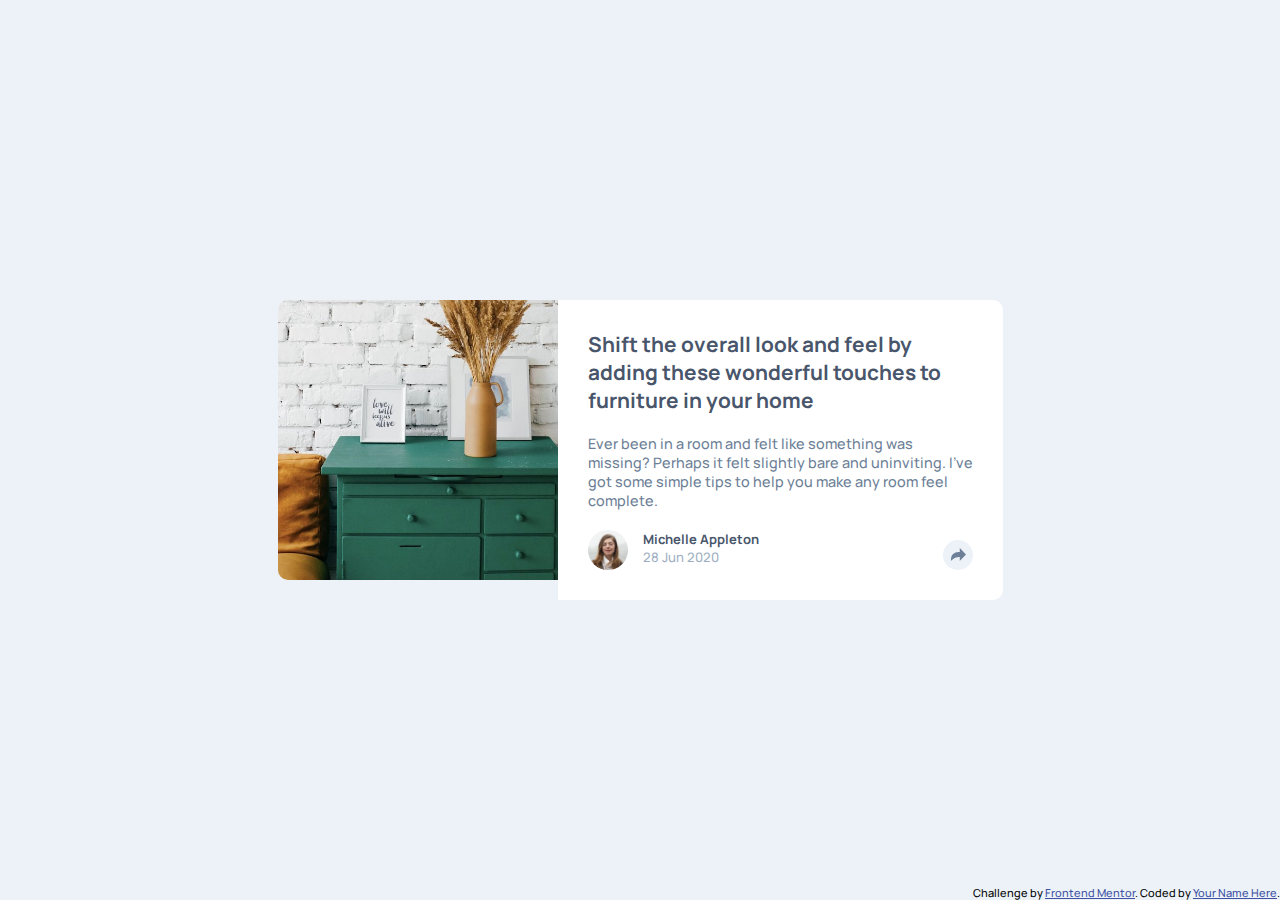
<file: article-preview-component-master/index.html>
<!DOCTYPE html>
<html lang="en">

<head>
  <meta charset="UTF-8">
  <meta name="viewport" content="width=device-width, initial-scale=1.0">
  <!-- displays site properly based on user's device -->

  <link rel="icon" type="image/png" sizes="32x32" href="./images/favicon-32x32.png">

  <title>Frontend Mentor | Article preview component</title>

  <!-- Feel free to remove these styles or customise in your own stylesheet 👍 -->
  <link rel="stylesheet" href="style.css">
  <script src="script.js"></script>
</head>

<body>
  <div class="container">
    <img class="contents-img" src="images/drawers.jpg" alt="drawers">
    <div class="contents">
      <h1>
        Shift the overall look and feel by adding these wonderful
        touches to furniture in your home
      </h1>
      <p>
        Ever been in a room and felt like something was missing? Perhaps
        it felt slightly bare and uninviting. I’ve got some simple tips
        to help you make any room feel complete.
      </p>
      <div class="user-profile">
        <img class="avatar-img" src="images/avatar-michelle.jpg" alt="avatar">
        <span class="name">Michelle Appleton</span>
        <span class="date">28 Jun 2020</span>
      </div>
      <div class="share-box">
        <span>SHARE</span>
        <a href="#" class="icon fb"><img src="images/icon-facebook.svg" alt=""></a>
        <a href="#" class="icon tw"><img src="images/icon-twitter.svg" alt=""></a>
        <a href="#" class="icon pi"><img src="images/icon-pinterest.svg" alt=""></a>
      </div>
      <a href="#" class="share-btn">Share</a>
    </div>
  </div>

  <div class="attribution">
    Challenge by <a href="https://www.frontendmentor.io?ref=challenge" target="_blank">Frontend Mentor</a>.
    Coded by <a href="#">Your Name Here</a>.
  </div>
</body>

</html>
</file>
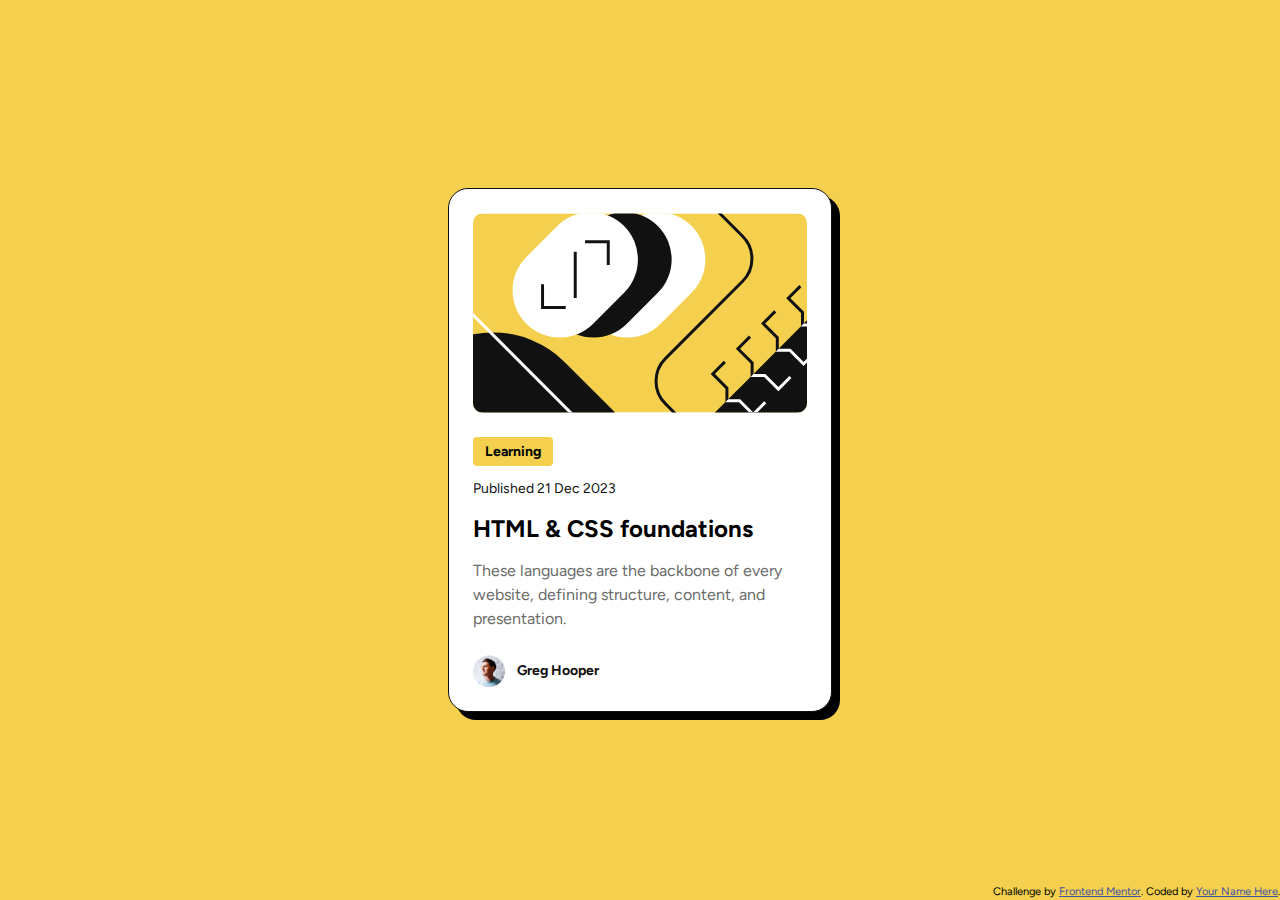
<file: blog-preview-card-main/index.html>
<!DOCTYPE html>
<html lang="en">
  <head>
    <meta charset="UTF-8" />
    <meta name="viewport" content="width=device-width, initial-scale=1.0" />
    <!-- displays site properly based on user's device -->

    <link
      rel="icon"
      type="image/png"
      sizes="32x32"
      href="./assets/images/favicon-32x32.png"
    />

    <title>Frontend Mentor | Blog preview card</title>

    <!-- Feel free to remove these styles or customise in your own stylesheet 👍 -->
    <link rel="stylesheet" href="style.css" />
  </head>
  <body>
    <div class="container">
      <img
        src="assets/images/illustration-article.svg"
        alt="일러스트"
        class="img-article"
      />
      <div class="post-container">
        <span class="tag">Learning </span>
        <span class="publishedDate">Published 21 Dec 2023</span>
        <h1 class="text-heading">HTML & CSS foundations</h1>
        <p class="text-paragraph">
          These languages are the backbone of every website, defining structure,
          content, and presentation.
        </p>
      </div>
      <div class="writer-info">
        <img
          src="assets/images/image-avatar.webp"
          alt="Greg Hooper's photo"
          class="img-writer"
        />
        <span class="text-writerName">Greg Hooper</span>
      </div>
    </div>

    <div class="attribution">
      Challenge by
      <a href="https://www.frontendmentor.io?ref=challenge" target="_blank"
        >Frontend Mentor</a
      >. Coded by <a href="#">Your Name Here</a>.
    </div>
  </body>
</html>
</file>
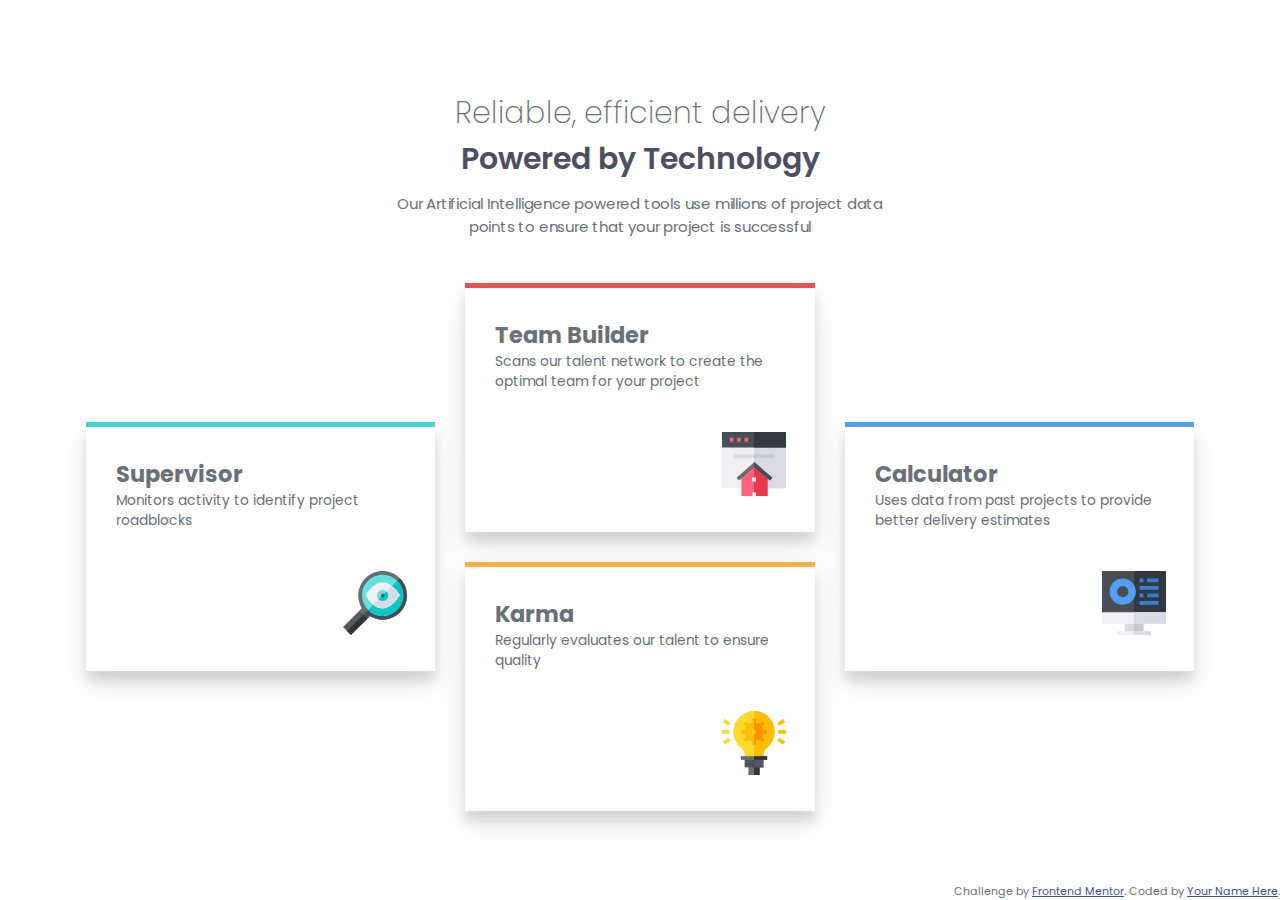
<file: four-card-feature-section-master/index.html>
<!DOCTYPE html>
<html lang="en">

<head>
  <meta charset="UTF-8">
  <meta name="viewport" content="width=device-width, initial-scale=1.0">
  <!-- displays site properly based on user's device -->

  <link rel="icon" type="image/png" sizes="32x32" href="./images/favicon-32x32.png">

  <title>Frontend Mentor | Four card feature section</title>

  <!-- Feel free to remove these styles or customise in your own stylesheet 👍 -->
  <link rel="stylesheet" href="style.css">
</head>

<body>
  <header>
    <span>Reliable, efficient delivery</span>
    <h1>Powered by Technology</h1>
    <p>Our Artificial Intelligence powered tools use millions of project data points
      to ensure that your project is successful</p>
  </header>

  <section class="container">
    <div class="left list-box">
      <h2>Supervisor</h2>
      <p>Monitors activity to identify project roadblocks</p>
    </div>
    <div class="center">
      <div class="top list-box">
        <h2>Team Builder</h2>
        <p>Scans our talent network to create the optimal team for your project</p>
      </div>
      <div class="bottom list-box">
        <h2>Karma</h2>
        <p>Regularly evaluates our talent to ensure quality</p>
      </div>
    </div>
    <div class="right list-box">
      <h2>Calculator</h2>
      <p>Uses data from past projects to provide better delivery estimates</p>
    </div>
  </section>

  <footer>
    <p class="attribution">
      Challenge by <a href="https://www.frontendmentor.io?ref=challenge" target="_blank">Frontend Mentor</a>.
      Coded by <a href="#">Your Name Here</a>.
    </p>
  </footer>
</body>

</html>
</file>
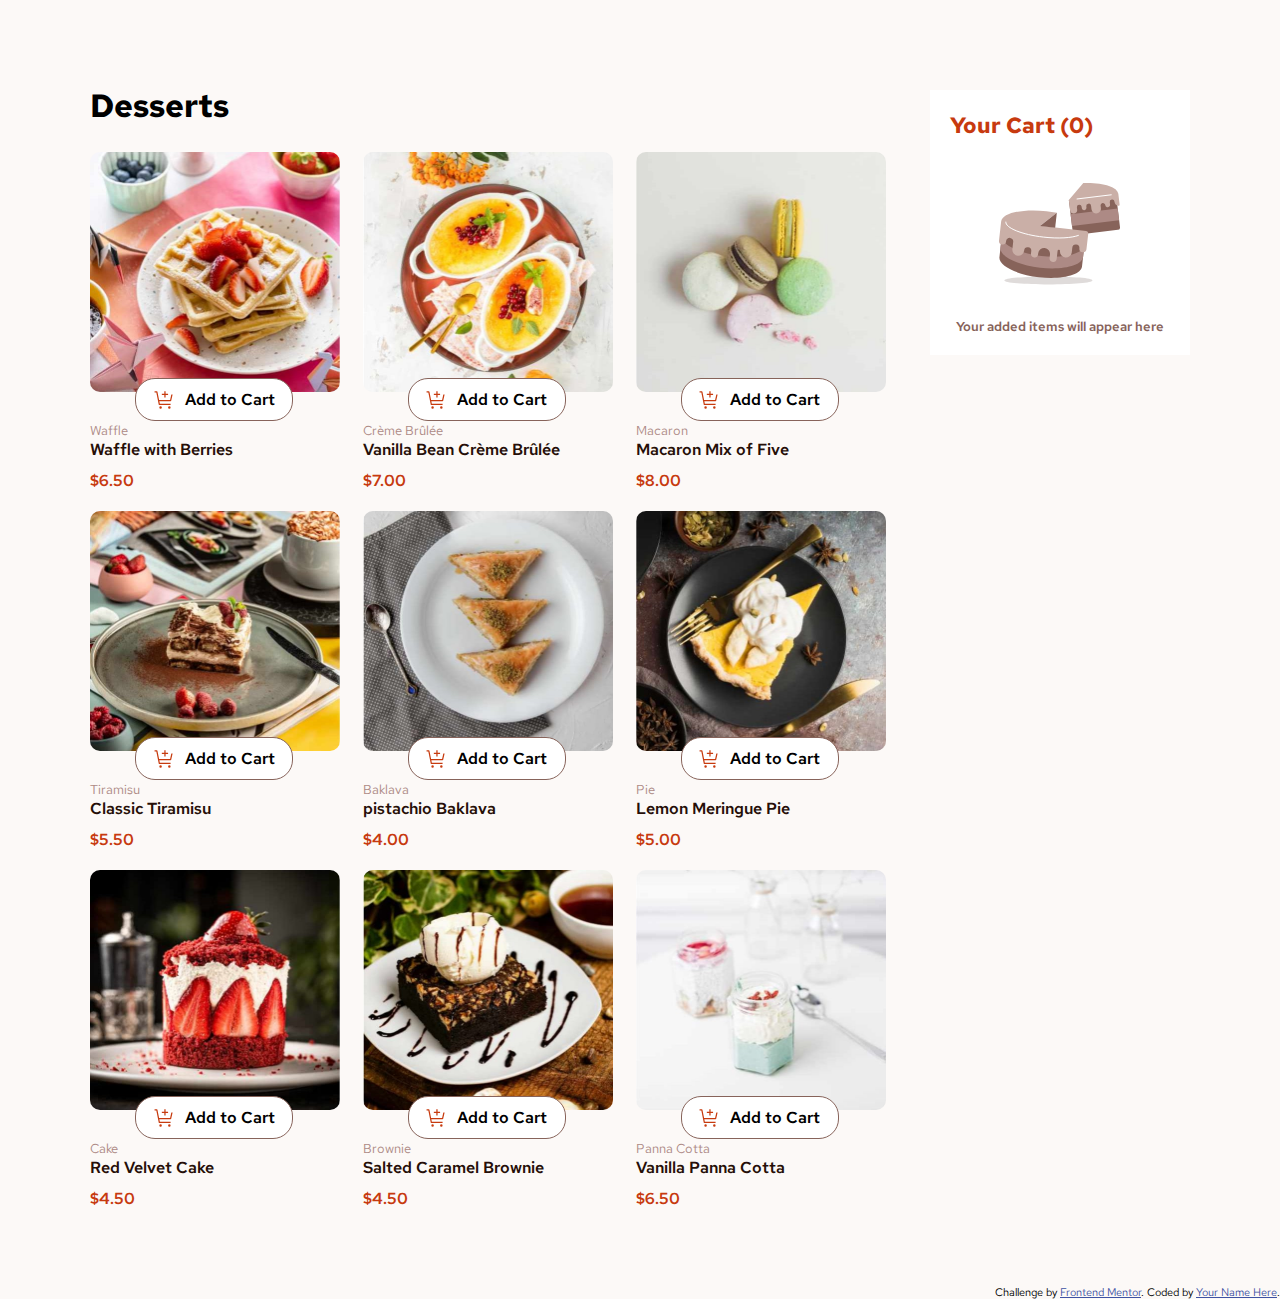
<file: product-list-with-cart-main/index.html>
<!DOCTYPE html>
<html lang="en">

<head>
  <meta charset="UTF-8">
  <meta name="viewport" content="width=device-width, initial-scale=1.0">
  <!-- displays site properly based on user's device -->

  <link rel="icon" type="image/png" sizes="32x32" href="./assets/images/favicon-32x32.png">

  <title>Frontend Mentor | Product list with cart</title>

  <!-- Feel free to remove these styles or customise in your own stylesheet 👍 -->
  <link rel="stylesheet" href="style.css">
  <script src="script.js"></script>
</head>

<body>
  <section class="main-contents">
    <h1>Desserts</h1>
    <ul class="menu-list">
      <!-- Waffle with Berries
      Waffle
      6.50
      Add to Cart
  
      Vanilla Bean Crème Brûlée
      Crème Brûlée
      7.00
      Add to Cart
  
      Macaron Mix of Five
      Macaron
      8.00
      Add to Cart
  
      Classic Tiramisu
      Tiramisu
      5.50
      Add to Cart
  
      Pistachio Baklava
      Baklava
      4.00
      Add to Cart
  
      Lemon Meringue Pie
      Pie
      5.00
      Add to Cart
  
      Red Velvet Cake
      Cake
      4.50
      Add to Cart
  
      Salted Caramel Brownie
      Brownie
      4.50
      Add to Cart
  
      Vanilla Panna Cotta
      Panna Cotta
      6.50
      Add to Cart -->
    </ul>

  </section>
  <section class="cart-box">
    <h2>Your Cart (<span class="total-qty">0</span>)</h2>
    <img src="assets/images/illustration-empty-cart.svg" alt="">
    <span>Your added items will appear here</span>
    <div class="cart-box__active">
      <ul class="cart-box-list">
      </ul>
      <div class="total-price-box">
        <span>Order Total</span>
        <span class="total-price-txt"></span>
      </div>
      <div class="delivery-info">
        <img src="assets/images/icon-carbon-neutral.svg" alt="탄소중립">
        <span>This is a <strong>carbon-neutral</strong> delivery</span>
      </div>
      <button class="confirm-btn btn">Confirm Order</button>
    </div>
  </section>
  <section class="confirmation">
    <img src="assets/images/icon-order-confirmed.svg" alt="주문 확인">
    <div class="confimation-txt">
      <h2>Order Confirmed</h2>
      <p>We hope you enjoy your food!</p>
    </div>
    <div class="order-box">
      <ul class="order-list">
      </ul>
      <div class="total-price-box">
        <span>Order Total</span>
        <span class="total-price-txt"></span>
      </div>
    </div>
    <button class="new-order-btn btn">Start New Order</button>
  </section>
  <div class="overlay"></div>

  <div class="attribution">
    Challenge by <a href="https://www.frontendmentor.io?ref=challenge">Frontend Mentor</a>.
    Coded by <a href="#">Your Name Here</a>.
  </div>
</body>

</html>
</file>
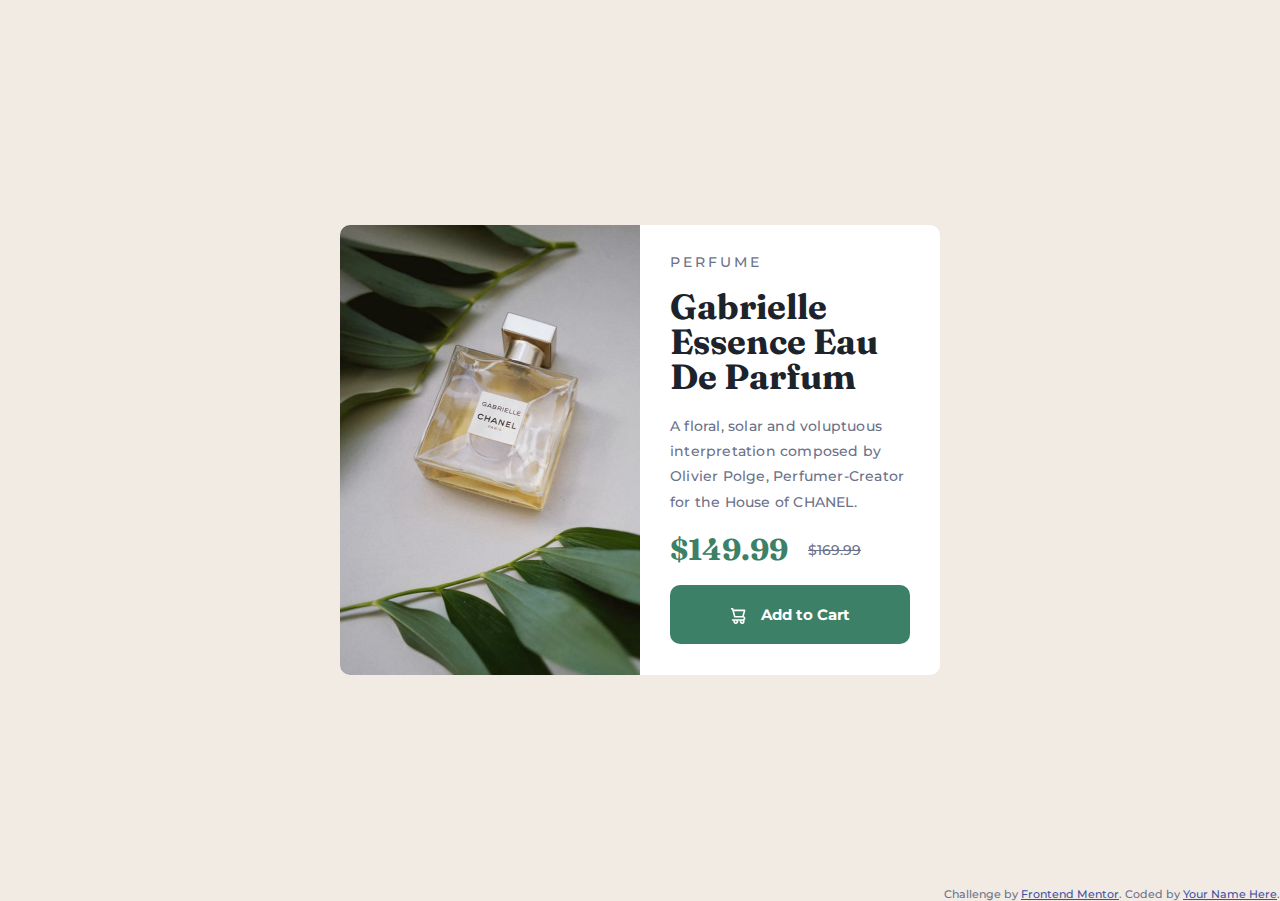
<file: product-preview-card-component-main/index.html>
<!DOCTYPE html>
<html lang="en">

<head>
  <meta charset="UTF-8">
  <meta name="viewport" content="width=device-width, initial-scale=1.0">
  <!-- displays site properly based on user's device -->

  <link rel="icon" type="image/png" sizes="32x32" href="./images/favicon-32x32.png">

  <title>Frontend Mentor | Product preview card component</title>

  <!-- Feel free to remove these styles or customise in your own stylesheet 👍 -->
  <link rel="stylesheet" href="style.css">
</head>

<body>
  <div class="container">
    <div class="perfumeImg"></div>
    <section class="product-box">
      <span class="category">PERFUME</span>
      <h1>Gabrielle Essence Eau De Parfum</h1>
      <p>A floral, solar and voluptuous interpretation composed by Olivier Polge,
        Perfumer-Creator for the House of CHANEL.</p>
      <div class="price-box">
        <span class="sale-price">$149.99</span>
        <span class="price">$169.99</span>
      </div>
      <button class="addToCartBtn">Add to Cart</button>
    </section>
  </div>

  <div class="attribution">
    Challenge by <a href="https://www.frontendmentor.io?ref=challenge" target="_blank">Frontend Mentor</a>.
    Coded by <a href="#">Your Name Here</a>.
  </div>
</body>

</html>
</file>
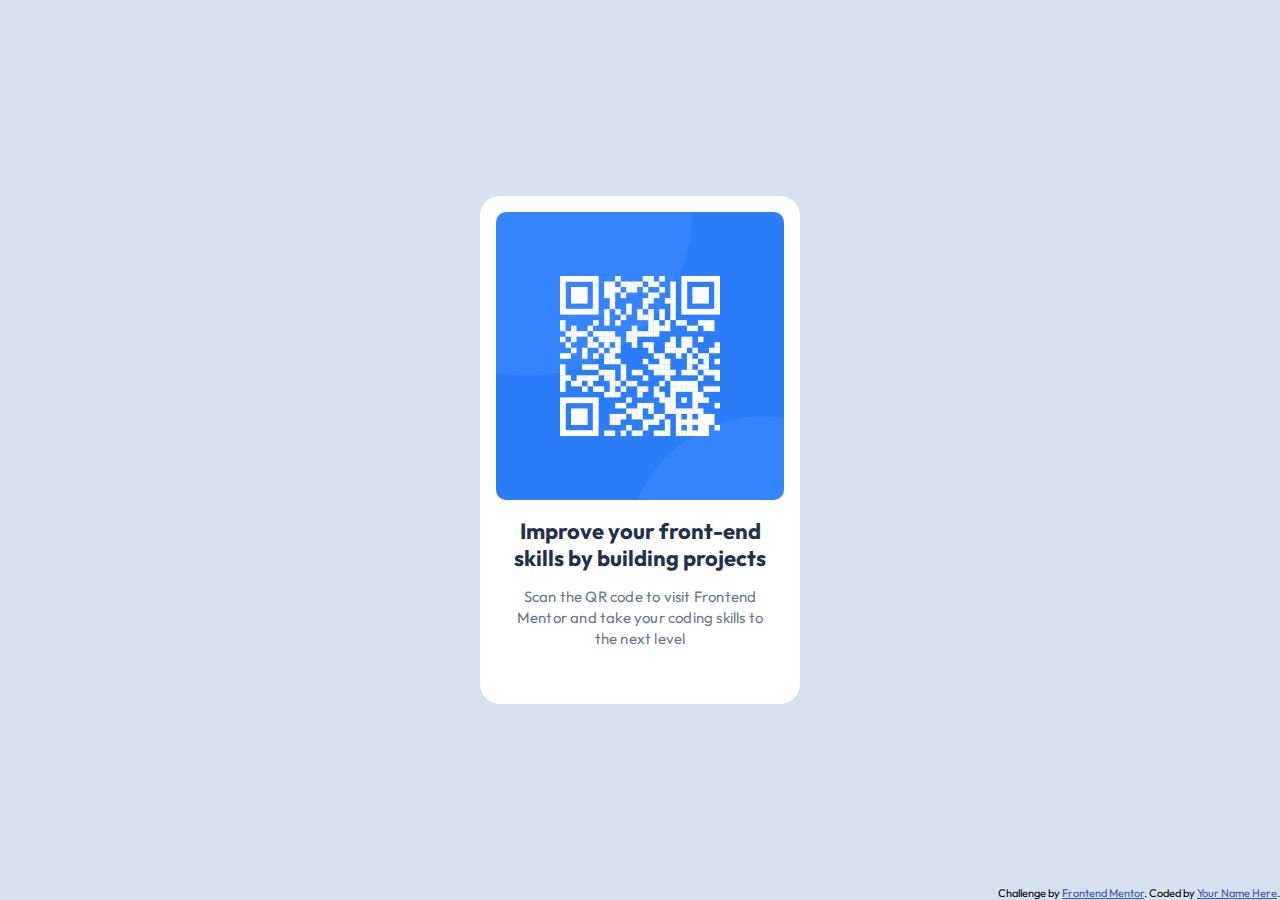
<file: qr-code-component-main/index.html>
<!DOCTYPE html>
<html lang="en">
  <head>
    <meta charset="UTF-8" />
    <meta name="viewport" content="width=device-width, initial-scale=1.0" />
    <!-- displays site properly based on user's device -->

    <link
      rel="icon"
      type="image/png"
      sizes="32x32"
      href="./images/favicon-32x32.png"
    />
    <title>Frontend Mentor | QR code component</title>

    <!-- Feel free to remove these styles or customise in your own stylesheet 👍 -->
    <link rel="stylesheet" href="style.css" />
  </head>
  <body>
    <div class="container">
      <img src="images/image-qr-code.png" alt="QRcode" class="img" />
      <div class="text-container">
        <h1 class="text-heading">
          Improve your front-end skills by building projects
        </h1>
        <p class="text-paragraph">
          Scan the QR code to visit Frontend Mentor and take your coding skills
          to the next level
        </p>
      </div>
    </div>

    <div class="attribution">
      Challenge by
      <a href="https://www.frontendmentor.io?ref=challenge" target="_blank"
        >Frontend Mentor</a
      >. Coded by <a href="#">Your Name Here</a>.
    </div>
  </body>
</html>
</file>
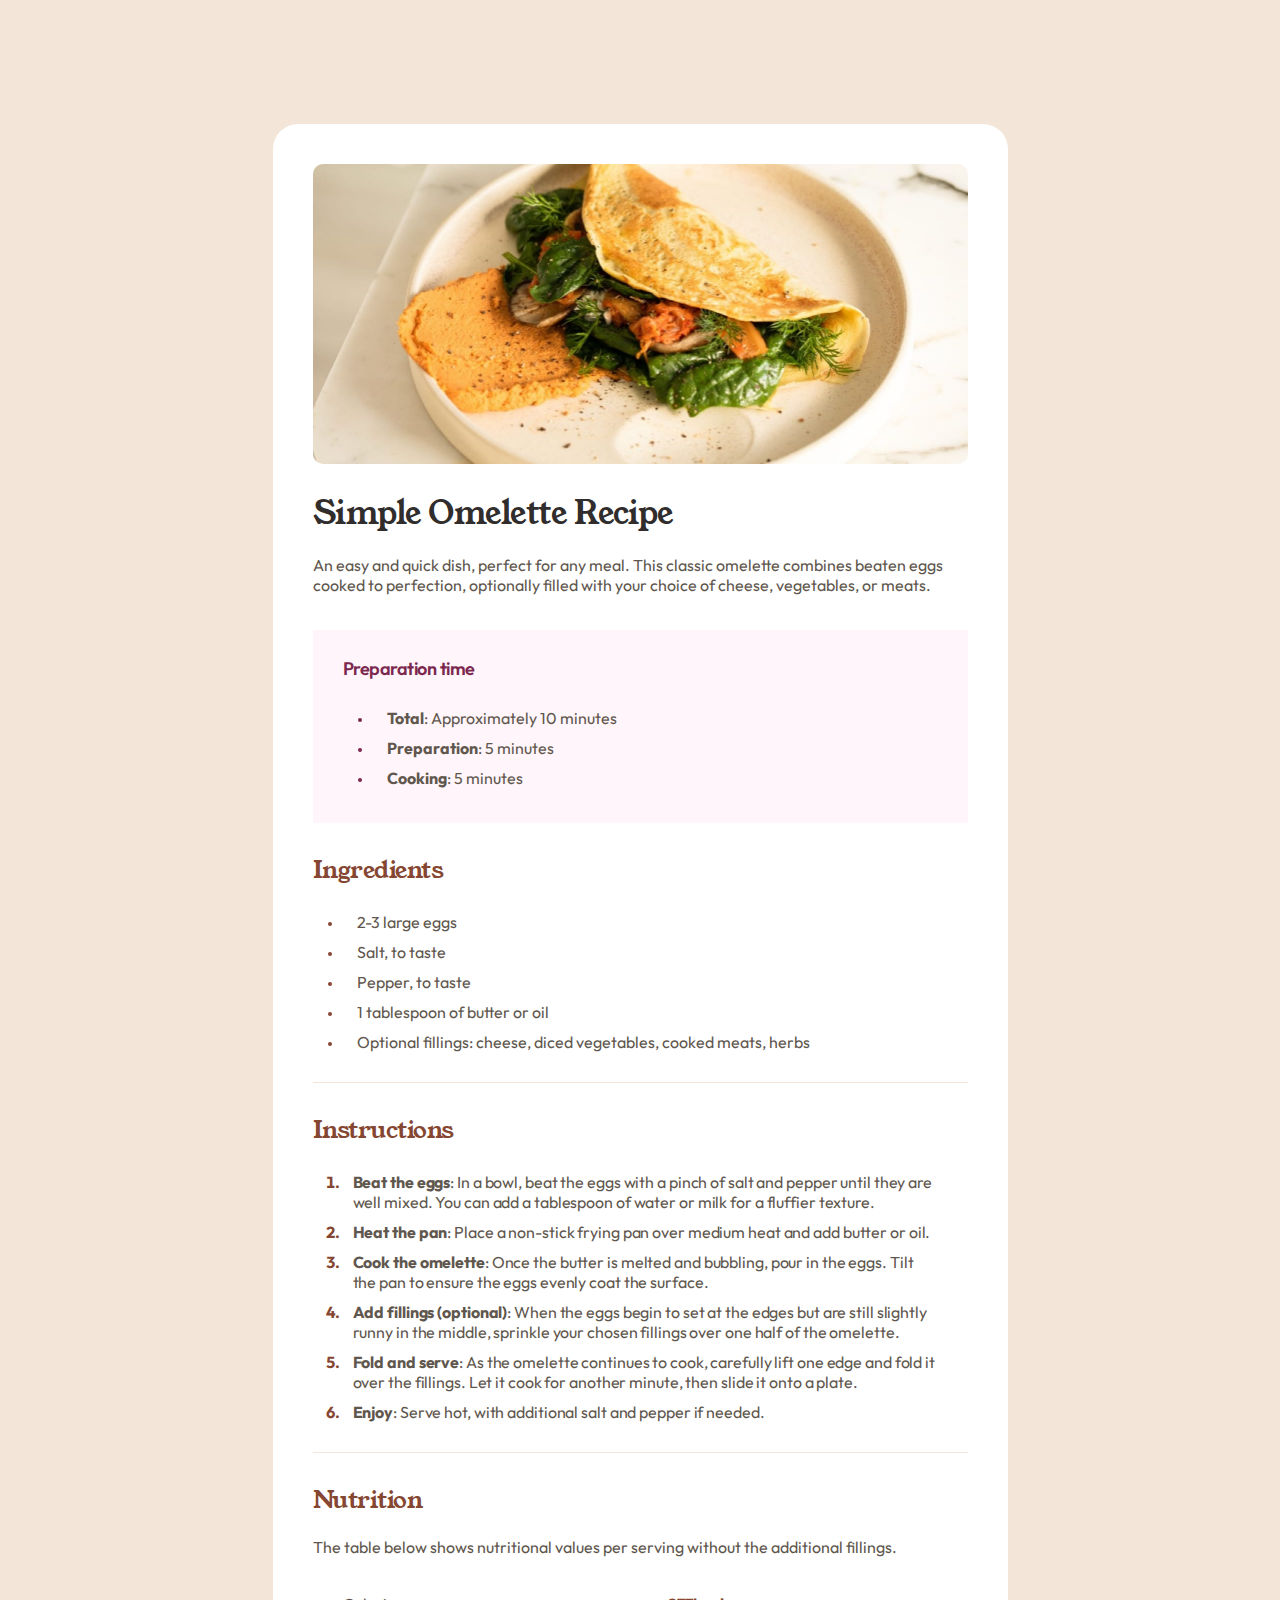
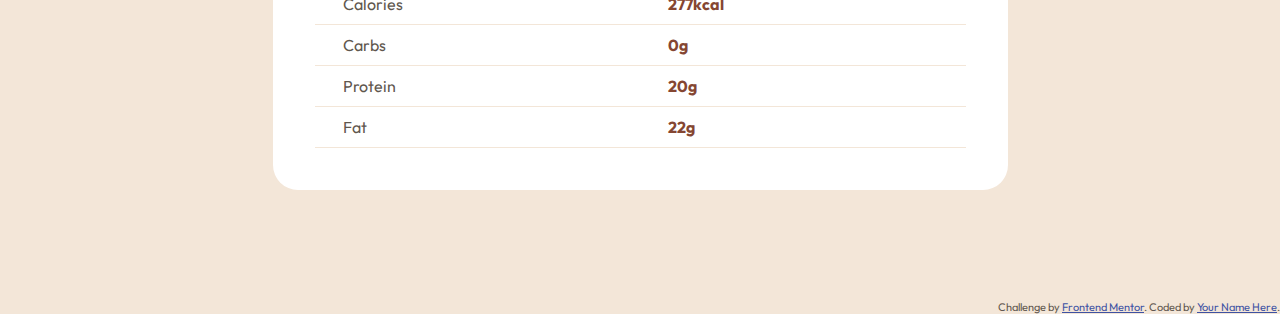
<file: recipe-page-main/index.html>
<!DOCTYPE html>
<html lang="en">

<head>
  <meta charset="UTF-8">
  <meta name="viewport" content="width=device-width, initial-scale=1.0">
  <!-- displays site properly based on user's device -->

  <link rel="icon" type="image/png" sizes="32x32" href="./assets/images/favicon-32x32.png">

  <title>Frontend Mentor | Recipe page</title>

  <!-- Feel free to remove these styles or customise in your own stylesheet 👍 -->
  <link rel="stylesheet" href="style.css">
</head>

<body>
  <div class="container">
    <header class="header">
      <img src="assets/images/image-omelette.jpeg" alt="오믈렛" class="food-image">
      <h1>Simple Omelette Recipe</h1>
      <p>
        An easy and quick dish, perfect for any meal. This classic omelette combines beaten eggs cooked
        to perfection, optionally filled with your choice of cheese, vegetables, or meats.
      </p>
    </header>

    <section class="prep-time">
      <h2>Preparation time</h2>
      <ul class="time-list list">
        <li><strong>Total</strong>: Approximately 10 minutes</li>
        <li><strong>Preparation</strong>: 5 minutes</li>
        <li><strong>Cooking</strong>: 5 minutes</li>
      </ul>
    </section>

    <section class="ingredients">
      <h2>Ingredients</h2>
      <ul class="ingredients-list list">
        <li>2-3 large eggs</li>
        <li>Salt, to taste</li>
        <li>Pepper, to taste</li>
        <li>1 tablespoon of butter or oil</li>
        <li>Optional fillings: cheese, diced vegetables, cooked meats, herbs</li>
      </ul>
    </section>

    <section class="instructions">
      <h2>Instructions</h2>
      <ol class="instructions-list list">
        <li><strong>Beat the eggs</strong>: In a bowl, beat the eggs with a pinch of salt and pepper until they are well
          mixed.
          You can add a tablespoon of water or milk for a fluffier texture.</li>
        <li><strong>Heat the pan</strong>: Place a non-stick frying pan over medium heat and add butter or oil.</li>
        <li><strong>Cook the omelette</strong>: Once the butter is melted and bubbling, pour in the eggs. Tilt the pan
          to
          ensure
          the eggs evenly coat the surface.</li>
        <li><strong>Add fillings (optional)</strong>: When the eggs begin to set at the edges but are still slightly
          runny
          in the
          middle, sprinkle your chosen fillings over one half of the omelette.</li>
        <li><strong>Fold and serve</strong>: As the omelette continues to cook, carefully lift one edge and fold it over
          the
          fillings. Let it cook for another minute, then slide it onto a plate.</li>
        <li><strong>Enjoy</strong>: Serve hot, with additional salt and pepper if needed.</li>
      </ol>
    </section>

    <section class="nutrition">
      <h2>Nutrition</h2>
      <p>The table below shows nutritional values per serving without the additional fillings.</p>
      <table>
        <tbody>
          <tr>
            <th>Calories</th>
            <td>277kcal</th>
          </tr>
          <tr>
            <th>Carbs</th>
            <td>0g</th>
          </tr>
          <tr>
            <th>Protein</th>
            <td>20g</th>
          </tr>
          <tr>
            <th>Fat</th>
            <td>22g</th>
          </tr>
        </tbody>
      </table>
    </section>

    <div class="attribution">
      Challenge by <a href="https://www.frontendmentor.io?ref=challenge" target="_blank">Frontend Mentor</a>.
      Coded by <a href="#">Your Name Here</a>.
    </div>
  </div>
</body>

</html>
</file>
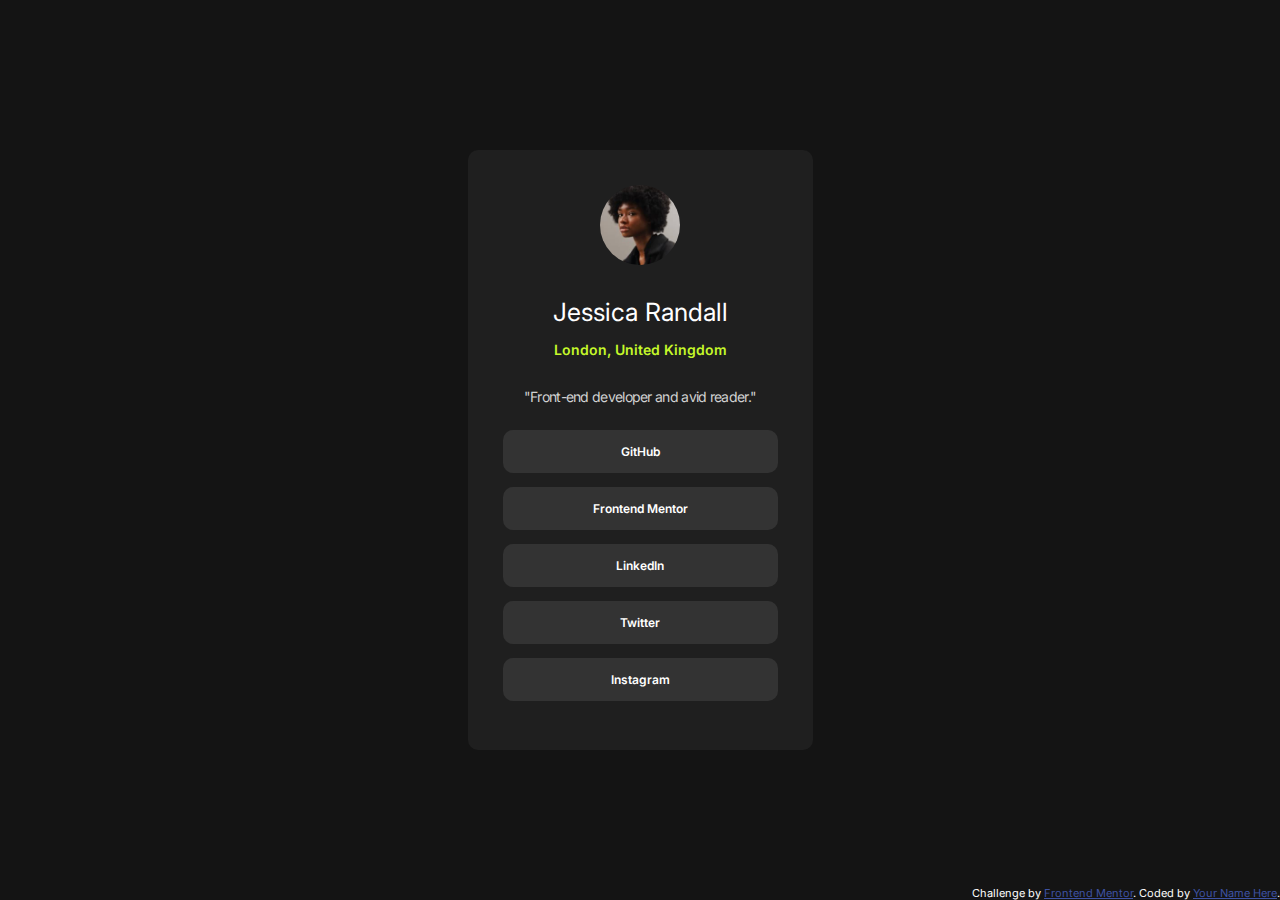
<file: social-links-profile-main/index.html>
<!DOCTYPE html>
<html lang="en">

<head>
  <meta charset="UTF-8" />
  <meta name="viewport" content="width=device-width, initial-scale=1.0" />
  <!-- displays site properly based on user's device -->

  <link rel="icon" type="image/png" sizes="32x32" href="./assets/images/favicon-32x32.png" />

  <title>Frontend Mentor | Social links profile</title>

  <!-- Feel free to remove these styles or customise in your own stylesheet 👍 -->
  <link rel="stylesheet" href="style.css" />
</head>

<body>
  <div class="container">
    <img class="userImage" src="assets//images/avatar-jessica.jpeg" alt="프로필 사진" />
    <div class="userInfo">
      <h1 class="info-name">Jessica Randall</h1>
      <span class="info-location">London, United Kingdom</span>
    </div>
    <p class="selfDescription">"Front-end developer and avid reader."</p>
    <ul class="socialLink-list">
      <li>GitHub</li>
      <li>Frontend Mentor</li>
      <li>LinkedIn</li>
      <li>Twitter</li>
      <li>Instagram</li>
    </ul>
  </div>

  <div class="attribution">
    Challenge by
    <a href="https://www.frontendmentor.io?ref=challenge" target="_blank">Frontend Mentor</a>. Coded by <a href="#">Your
      Name Here</a>.
  </div>
</body>

</html>
</file>
<file: article-preview-component-master/style.css>
@import url("https://fonts.googleapis.com/css2?family=Manrope:wght@200..800&display=swap");

.attribution {
  position: absolute;
  right: 0;
  bottom: 0;
  font-size: 11px;
  text-align: center;
}
.attribution a {
  color: hsl(228, 45%, 44%);
}

* {
  margin: 0;
  padding: 0;
  box-sizing: border-box;
}

body {
  position: relative;
  font-size: 13px;
  font-family: "Manrope", sans-serif;
  font-weight: 500;
  background-color: hsl(210, 46%, 95%);
  display: flex;
  justify-content: center;
  align-items: center;
  height: 100vh;
}

.container {
  display: flex;
}

.contents-img {
  width: 340px;
  height: 280px;
  border-radius: 10px 0 0 10px;
  margin-right: -60px;
}

.contents {
  position: relative;
  width: 445px;
  padding: 30px;
  background-color: #fff;
  border-radius: 0 10px 10px 0;
}
.contents h1 {
  font-size: 1.3rem;
  color: hsl(217, 19%, 35%);
}
.contents p {
  font-size: 0.9rem;
  color: hsl(214, 17%, 51%);
  margin: 20px 0;
}

.avatar-img {
  float: left;
  width: 40px;
  height: 40px;
  border-radius: 100%;
  margin-right: 15px;
}
.name {
  display: block;
  color: hsl(217, 19%, 35%);
  font-weight: 700;
}
.date {
  clear: both;
  color: hsl(212, 23%, 69%);
}

.share-box {
  position: absolute;
  bottom: 85px;
  right: -80px;
  padding: 15px 35px;
  background: hsl(217, 19%, 35%);
  border-radius: 10px;
  z-index: 1;
  display: none;
  align-items: center;
  gap: 15px;
}
.share-box::after {
  content: "";
  position: absolute;
  bottom: -10px;
  right: 115px;
  display: block;
  width: 20px;
  height: 20px;
  background: hsl(217, 19%, 35%);
  transform: rotate(45deg);
  z-index: -1;
}
.share-box span {
  color: hsl(212, 23%, 69%);
  letter-spacing: 3px;
  line-height: 1.7;
}

.share-btn {
  position: absolute;
  right: 30px;
  bottom: 30px;
  border-radius: 100%;
  text-indent: -9999px;
  width: 30px;
  height: 30px;
  background-color: hsl(210, 46%, 95%);
}

.share-btn::before {
  position: absolute;
  right: 7px;
  bottom: 9px;
  content: "";
  width: 15px;
  height: 13px;
  background: url(images/icon-share.svg) no-repeat;
}

@media (max-width: 375px) {
  * {
    font-size: 11px;
  }
  .container {
    flex-direction: column;
    width: 80%;
  }
  .contents-img {
    width: 100%;
    border-radius: 10px 10px 0 0;
  }
  .contents {
    width: 100%;
    border-radius: 0 0 10px 10px;
  }
  .contents p {
    font-size: 1.1rem;
  }
  .share-box {
    left: 0;
    bottom: 0;
    width: 100%;
    padding: 25px 30px;
    border-radius: 0 0 10px 10px;
  }
  .share-box::after {
    display: none;
  }

  .share-btn {
    z-index: 1;
    bottom: 22px;
  }
}
</file>
<file: blog-preview-card-main/style.css>
@import url("https://fonts.googleapis.com/css2?family=Figtree:ital,wght@0,300..900;1,300..900&family=Noto+Sans+KR:wght@100..900&family=Outfit:wght@100..900&display=swap");

.attribution {
  position: absolute;
  right: 0;
  bottom: 0;
  font-size: 11px;
  text-align: center;
}
.attribution a {
  color: hsl(228, 45%, 44%);
}

* {
  margin: 0;
  padding: 0;
  box-sizing: border-box;
  line-height: 1.5;
}

body {
  font-family: "Figtree", sans-serif;
  background-color: hsl(47, 88%, 63%);
  height: 100vh;
  display: flex;
  justify-content: center;
  align-items: center;
}

.container {
  width: 384px;
  padding: 24px;
  background-color: #fff;
  border-radius: 20px;
  box-shadow: 8px 8px 0px #000;
  border: 1px solid #111;
  display: flex;
  flex-direction: column;
  gap: 24px;
}

.img-article {
  display: block;
  border-radius: 10px;
}

.post-container {
  width: 336px;
  display: flex;
  flex-direction: column;
  align-items: start;
  gap: 12px;
}

.tag {
  background-color: hsl(47, 88%, 63%);
  font-weight: bold;
  font-size: 14px;
  padding: 4px 12px;
  border-radius: 4px;
}

.publishedDate {
  font-size: 14px;
  color: #111;
  font-weight: medium;
}

.text-heading {
  font-size: 24px;
}

.text-heading:focus,
.text-heading:active,
.text-heading:hover {
  color: hsl(47, 88%, 63%);
}

.text-paragraph {
  font-size: 16px;
  font-weight: medium;
  color: hsl(0, 0%, 42%);
}
.writer-info {
  display: flex;
  align-items: center;
  gap: 12px;
}

.img-writer {
  width: 32px;
  height: 32px;
}

.text-writerName {
  font-weight: bold;
  color: #111;
  font-size: 14px;
}
</file>
<file: four-card-feature-section-master/style.css>
@import url("https://fonts.googleapis.com/css2?family=Poppins:ital,wght@0,100;0,200;0,300;0,400;0,500;0,600;0,700;0,800;0,900;1,100;1,200;1,300;1,400;1,500;1,600;1,700;1,800;1,900&display=swap");

.attribution {
  position: absolute;
  right: 0;
  bottom: 0;
  font-size: 11px;
  text-align: center;
}
.attribution a {
  color: hsl(228, 45%, 44%);
}

* {
  padding: 0;
  margin: 0;
  box-sizing: border-box;
  list-style: none;
}

body {
  position: relative;
  font-family: "Poppins", sans-serif;
  font-size: 15px;
  color: hsl(212, 6%, 44%);

  display: flex;
  flex-direction: column;
  justify-content: center;
  align-items: center;
  height: 100vh;
}

header {
  text-align: center;
  width: 500px;
}
header span {
  font-size: 2em;
  font-weight: 200;
}
header h1 {
  font-weight: 600;
  color: hsl(234, 12%, 34%);
  margin-bottom: 10px;
}
header p {
  letter-spacing: -0.2px;
}

.container {
  margin-top: 3em;
  display: flex;
  align-items: center;
  gap: 30px;
}

.left {
  border-top: 5px solid hsl(180, 62%, 55%);
  align-items: center;
  background: url(images/icon-supervisor.svg) no-repeat;
}
.top {
  border-top: 5px solid hsl(0, 78%, 62%);
  margin-bottom: 30px;
  background: url(images/icon-team-builder.svg) no-repeat;
}
.bottom {
  border-top: 5px solid hsl(34, 97%, 64%);
  background: url(images/icon-karma.svg) no-repeat;
}
.right {
  border-top: 5px solid hsl(212, 86%, 64%);
  background: url(images/icon-calculator.svg) no-repeat;
}

.list-box {
  width: 23.3em;
  height: 16.6em;
  padding: 30px;
  box-shadow: 0 14px 28px rgba(0, 0, 0, 0.1), 0 10px 10px rgba(0, 0, 0, 0.1);
  background-position: calc(90%) calc(80%);
}

.container p {
  font-size: 0.86rem;
}

@media (max-width: 375px) {
  body {
    height: 100%;
    font-size: 13px;
    padding: 30px 0;
  }
  header {
    width: 80%;
  }
  header span,
  header h1 {
    font-size: 24px;
  }
  header p {
    font-size: 15px;
  }

  .container {
    flex-direction: column;
  }

  .list-box {
    justify-content: center;
    width: 23em;
    height: 17em;
  }
}
</file>
<file: product-list-with-cart-main/style.css>
@import url("https://fonts.googleapis.com/css2?family=Red+Hat+Text:ital,wght@0,300..700;1,300..700&display=swap");

.attribution {
  position: absolute;
  right: 0;
  bottom: 0;
  font-size: 11px;
  text-align: center;
}
.attribution a {
  color: hsl(228, 45%, 44%);
}

* {
  padding: 0;
  margin: 0;
  box-sizing: border-box;
  list-style: none;
}

body {
  position: relative;
  height: 100%;
  font-family: "Red Hat Text", sans-serif;
  font-size: 16px;
  background-color: hsl(20, 50%, 98%);

  display: flex;
  justify-content: center;
  align-items: start;
  padding: 90px;
}

.main-contents {
  margin-right: 50px;
}

.main-contents h1 {
  font-size: 2rem;
  line-height: 2rem;
  margin-bottom: 30px;
}
.main-contents .menu-list {
  display: grid;
  grid-template-columns: repeat(3, 32%);
  gap: 20px;
}
.menu-list li {
  width: 100%;
  position: relative;
  display: flex;
  flex-direction: column;
}
.menu-list li > img {
  width: 250px;
  height: 240px;
  border-radius: 10px;
  margin-bottom: 30px;
}
.menu-list li .category {
  color: hsl(7, 20%, 60%);
  font-size: 0.8rem;
}
.menu-list li .name {
  font-weight: 600;
}
.menu-list li .price {
  color: hsl(14, 86%, 42%);
  font-weight: 600;
}
.menu-list li .price::before {
  content: "$";
}

.menu-list li div {
  font-weight: 600;

  position: absolute;
  bottom: 70px;
  left: 45px;
  background-color: #fff;
  width: 158px;
  padding: 10px;
  border-radius: 20px;
  border: 1px solid hsl(12, 20%, 44%);
  cursor: pointer;

  display: flex;
  align-items: center;
  justify-content: center;
}
.menu-list li div:hover {
  color: hsl(14, 86%, 42%);
  border: 1px solid hsl(14, 86%, 42%);
}
.menu-list li div img {
  margin-right: 10px;
}
.menu-list li div.on {
  background-color: hsl(14, 86%, 42%);
  display: flex;
  justify-content: space-between;
  color: #fff;
  border: none;
  cursor: default;
}
.decrease-btn,
.increase-btn {
  width: 16px;
  height: 16px;
  border: 1px solid #fff;
  background-color: hsl(14, 86%, 42%);
  border-radius: 100%;
  display: flex;
  justify-content: center;
  align-items: center;
  cursor: pointer;
}
.decrease-btn::after {
  content: "";
  width: 10px;
  height: 2px;
  display: block;
  background: url(assets/images/icon-decrement-quantity.svg) no-repeat;
}
.increase-btn::after {
  content: "";
  width: 10px;
  height: 10px;
  display: block;
  background: url(assets/images/icon-increment-quantity.svg) no-repeat;
}

.cart-box {
  display: flex;
  flex-direction: column;
  background-color: #fff;
  padding: 20px;
  width: 380px;
}
.cart-box h2,
.cart-box .total-qty {
  color: hsl(14, 86%, 42%);
  font-weight: 700;
  font-size: 1.4rem;
}
.cart-box > img {
  display: inline-block;
  margin-top: 30px;
  margin-bottom: 20px;
  align-self: center;
}
.cart-box span {
  display: inline-block;
  color: hsl(12, 20%, 44%);
  font-weight: 600;
  font-size: 0.8rem;
  align-self: center;
}
.cart-box__active {
  display: none;
}
.cart-box__active.on {
  display: block;
}
.cart-box-list li {
  position: relative;
  padding: 15px 0;
  border-bottom: 1px solid hsl(13, 31%, 94%);
}
li span.name {
  color: hsl(14, 65%, 9%);
  display: block;
  margin-bottom: 10px;
}
li span.qty {
  color: hsl(14, 86%, 42%);
  font-size: 0.8rem;
  margin-right: 10px;
}
li span.qty::after {
  content: "x";
}
li .price {
  color: hsl(14, 25%, 72%);
  margin-right: 7px;
}
li .price::before {
  content: "@ $";
}
li .sum::before {
  content: "$";
}
.cart-box-list li button {
  cursor: pointer;
  position: absolute;
  right: 0;
  top: 25px;
  width: 16px;
  height: 16px;
  border: 1px solid hsl(7, 20%, 60%);
  border-radius: 100%;
  display: flex;
  justify-content: center;
  align-items: center;
}
.cart-box-list li button::after {
  content: "";
  width: 10px;
  height: 10px;
  display: block;
  background: url(assets/images/icon-remove-item.svg) no-repeat;
}
.cart-box-list li button:hover {
  border-color: hsl(14, 65%, 9%);
}
.cart-box-list li button:hover::after {
  filter: brightness(50%);
}
.delivery-info {
  display: flex;
  background-color: hsl(20, 50%, 98%);
  padding: 20px 30px;
}
.delivery-info span {
  color: hsl(14, 65%, 9%);
}

.overlay {
  display: none;
  position: fixed;
  top: 0;
  left: 0;
  width: 100vw;
  height: 100vh;
  background-color: rgba(0, 0, 0, 0.5);
  z-index: 100;
}
.confirmation {
  display: none;
  position: fixed;
  width: 590px;
  height: 685px;
  background-color: #fff;
  border-radius: 30px;
  z-index: 101;
  top: 50%;
  transform: translateY(-50%);
  padding: 40px;

  flex-direction: column;
  gap: 30px;
}
.confirmation img {
  width: 48px;
  height: 48px;
}
.confirmation-txt h2 {
  font-size: 2.5rem;
  margin-bottom: 10px;
}
.confirmation-txt p {
  color: hsl(12, 20%, 44%);
}

.order-box {
  background-color: hsl(20, 50%, 98%);
  padding: 0 25px;
  overflow-y: scroll;
}
.order-list li {
  position: relative;
  padding: 25px 0;
  border-bottom: 1px solid hsl(13, 31%, 94%);
  display: flex;
  font-weight: 600;
  font-size: 0.8rem;
}
.order-list li img {
  margin-right: 15px;
}
.order-list li .sum {
  position: absolute;
  right: 0;
  top: 50%;
  transform: translate(0, -50%);
}

/* 총 금액 */

.total-price-box {
  display: flex;
  justify-content: space-between;
  padding: 20px 0;
}
.total-price-box span {
  color: hsl(14, 65%, 9%);
  font-weight: 400;
}
.total-price-box span.total-price-txt {
  font-size: 1.5rem;
  font-weight: 700;
}
.total-price-box span.total-price-txt::before {
  content: "$";
}

/* 버튼 */
.btn {
  width: 100%;
  margin-top: 15px;
  color: #fff;
  background-color: hsl(14, 86%, 42%);
  border-radius: 30px;
  border: none;
  padding: 15px 0;
  cursor: pointer;
}
.btn:hover {
  filter: brightness(90%);
}
</file>
<file: product-preview-card-component-main/style.css>
@import url("https://fonts.googleapis.com/css2?family=Figtree:ital,wght@0,300..900;1,300..900&family=Inter:ital,opsz,wght@0,14..32,100..900;1,14..32,100..900&family=Montserrat:ital,wght@0,100..900;1,100..900&family=Noto+Sans+KR:wght@100..900&family=Outfit:wght@100..900&family=Young+Serif&display=swap");
@import url("https://fonts.googleapis.com/css2?family=Figtree:ital,wght@0,300..900;1,300..900&family=Fraunces:ital,opsz,wght@0,9..144,100..900;1,9..144,100..900&family=Inter:ital,opsz,wght@0,14..32,100..900;1,14..32,100..900&family=Montserrat:ital,wght@0,100..900;1,100..900&family=Noto+Sans+KR:wght@100..900&family=Outfit:wght@100..900&family=Young+Serif&display=swap");

.attribution {
  position: absolute;
  right: 0;
  bottom: 0;
  font-size: 11px;
  text-align: center;
}
.attribution a {
  color: hsl(228, 45%, 44%);
}

* {
  margin: 0;
  padding: 0;
  box-sizing: border-box;
}

body {
  background-color: hsl(30, 38%, 92%);
  display: flex;
  height: 100vh;
  justify-content: center;
  align-items: center;

  color: hsl(228, 12%, 48%);
  font-family: "Montserrat", sans-serif;
  font-size: 14px;
  font-weight: 500;
  line-height: 1;
}

.container {
  width: 600px;
  background-color: hsl(0, 0%, 100%);
  border-radius: 10px;
  display: flex;
}

.perfumeImg {
  width: 300px;
  height: 450px;
  background: url(images/image-product-desktop.jpg);
  background-size: cover;
  border-radius: 10px 0 0 10px;
}
.product-box {
  width: 300px;
  display: flex;
  flex-direction: column;
  padding: 30px;
  gap: 20px;
}
.product-box .category {
  letter-spacing: 3px;
  font-weight: 500;
}
.product-box h1 {
  color: hsl(212, 21%, 14%);
  font-family: "Fraunces", sans-serif;
  font-size: 35px;
}
.product-box p {
  line-height: 1.8;
  letter-spacing: 0.2px;
}

.product-box .price-box {
  display: flex;
  align-items: center;
}
.price-box .sale-price {
  color: hsl(158, 36%, 37%);

  font-family: "Fraunces", sans-serif;
  font-weight: 700;
  font-size: 30px;
}
.price-box .price {
  margin-left: 20px;
  text-decoration: line-through;
}
.product-box .addToCartBtn {
  width: 100%;
  background-color: hsl(158, 36%, 37%);
  padding: 20px 40px;
  border: none;
  border-radius: 10px;

  font-family: "Montserrat", sans-serif;
  font-weight: 700;
  font-size: 15px;
  color: hsl(0, 0%, 100%);
}
.product-box .addToCartBtn::before {
  content: "";
  background: url(images/icon-cart.svg);
  display: inline-block;
  width: 15px;
  height: 16px;
  margin-right: 15px;
  vertical-align: middle;
}
.product-box .addToCartBtn:hover {
  background-color: hsl(158, 42%, 18%);
  cursor: pointer;
}

@media (max-width: 375px) {
  body {
    padding: 20px;
  }
  .container {
    flex-direction: column;
  }
  .perfumeImg {
    background: url(images/image-product-mobile.jpg);
    background-size: cover;
    border-radius: 10px 10px 0 0;
    width: 100%;
    height: 240px;
  }
  .product-box {
    width: 100%;
    padding: 20px;
  }
  .product-box h1 {
    letter-spacing: -1px;
  }
  .product-box p {
    letter-spacing: normal;
  }
}
</file>
<file: qr-code-component-main/style.css>
@import url("https://fonts.googleapis.com/css2?family=Noto+Sans+KR:wght@100..900&family=Outfit:wght@100..900&display=swap");

.attribution {
  position: absolute;
  bottom: 0;
  right: 0;
  font-size: 11px;
  text-align: center;
}
.attribution a {
  color: hsl(228, 45%, 44%);
}

body {
  margin: 0;
  padding: 0;
  background-color: #d5e1ef;
  height: 100vh;
  display: flex;
  justify-content: center;
  align-items: center;
  font-family: "Outfit", sans-serif;
  box-sizing: border-box;
}

.container {
  padding: 16px 16px 40px;
  border-radius: 20px;
  background-color: #fff;
  text-align: center;
}
.img {
  width: 288px;
  height: 288px;
  border-radius: 10px;
}

.text-container {
  width: 256px;
  margin: 0 auto;
}
.text-heading {
  color: #1f314f;
  font-size: 22px;
  line-height: 1.2;
}
.text-paragraph {
  color: #68778d;
  line-height: 1.4;
  font-size: 15px;
  letter-spacing: 0.2px;
}
</file>
<file: recipe-page-main/style.css>
@import url("https://fonts.googleapis.com/css2?family=Figtree:ital,wght@0,300..900;1,300..900&family=Inter:ital,opsz,wght@0,14..32,100..900;1,14..32,100..900&family=Noto+Sans+KR:wght@100..900&family=Outfit:wght@100..900&family=Young+Serif&display=swap");
@import url("https://fonts.googleapis.com/css2?family=Figtree:ital,wght@0,300..900;1,300..900&family=Inter:ital,opsz,wght@0,14..32,100..900;1,14..32,100..900&family=Noto+Sans+KR:wght@100..900&family=Outfit:wght@100..900&family=Young+Serif&display=swap");

.attribution {
  position: absolute;
  bottom: 0;
  right: 0;
  font-size: 11px;
  text-align: center;
}
.attribution a {
  color: hsl(228, 45%, 44%);
}

* {
  margin: 0;
  padding: 0;
  box-sizing: border-box;
  list-style: none;
}

h2 {
  font-family: "Young Serif", sans-serif;
  font-weight: 400;
  line-height: 1;
  letter-spacing: -0.5px;
  color: hsl(14, 45%, 36%);
}

body {
  position: relative;
  background-color: hsl(30, 54%, 90%);
  display: flex;
  justify-content: center;
  align-items: center;
  font-family: "Outfit", sans-serif;
  font-weight: 400;
  font-size: 16px;
  color: hsl(30, 10%, 34%);
}

.container {
  margin: 124px 0;
  width: 735px;
  background-color: hsl(0, 0%, 100%);
  border-radius: 25px;
  padding: 40px;
  display: flex;
  flex-direction: column;
  gap: 35px;
}

.list {
  padding: 30px;
}

.list li {
  margin-top: 10px;
  padding-left: 10px;
}
.list li:first-child {
  margin-top: 0;
}

ul li:before {
  content: "";
  width: 4px;
  height: 4px;
  border-radius: 100%;
  display: inline-block;
  vertical-align: middle;
  position: relative;
  left: -25px;
}

.header img {
  border-radius: 10px;
  width: 100%;
  margin-bottom: 30px;
}

.header h1 {
  color: hsl(24, 5%, 18%);
  margin-bottom: 25px;
  font-family: "Young Serif", sans-serif;
  font-weight: 400;
  line-height: 1;
  letter-spacing: -0.5px;
}

.prep-time {
  background-color: hsl(330, 100%, 98%);
  padding: 30px 30px 5px;
}
.prep-time h2 {
  font-family: "Outfit", sans-serif;
  font-size: 18px;
  color: hsl(332, 51%, 32%);
  font-weight: 600;
}
.time-list li:before {
  background-color: hsl(332, 51%, 32%);
}

.ingredients,
.instructions {
  border-bottom: 1px solid hsl(30, 54%, 90%);
}
.ingredients-list li:before {
  background-color: hsl(14, 45%, 36%);
}

.instructions-list li {
  letter-spacing: -0.1px;
  list-style: decimal;
}
.instructions-list li::marker {
  color: hsl(14, 45%, 36%);
  font-weight: 700;
}

.nutrition p {
  padding: 25px 0;
}
table {
  width: 100%;
}
table tbody tr {
  display: flex;
  border-bottom: 1px solid hsl(30, 54%, 90%);
}
table tbody th,
table tbody td {
  flex: 1;
  padding: 10px 28px;
}
table tbody th {
  text-align: left;
  font-weight: 400;
}
table tbody td {
  font-weight: 700;
  color: hsl(14, 45%, 36%);
}
</file>
<file: social-links-profile-main/style.css>
@import url("https://fonts.googleapis.com/css2?family=Figtree:ital,wght@0,300..900;1,300..900&family=Inter:ital,opsz,wght@0,14..32,100..900;1,14..32,100..900&family=Noto+Sans+KR:wght@100..900&family=Outfit:wght@100..900&display=swap");

.attribution {
  position: absolute;
  bottom: 0;
  right: 0;
  font-size: 11px;
  text-align: center;
  color: #fff;
}
.attribution a {
  color: hsl(228, 45%, 44%);
}

* {
  padding: 0;
  margin: 0;
  list-style: none;
}

body {
  font-family: "Inter", sans-serif;
  background-color: hsl(0, 0%, 8%);
  height: 100vh;
  display: flex;
  justify-content: center;
  align-items: center;
}

.container {
  background-color: hsl(0, 0%, 12%);
  border-radius: 10px;
  padding: 35px;
  display: flex;
  flex-direction: column;
  align-items: center;
  gap: 25px;
  color: hsl(0, 0%, 100%);
}

.userImage {
  width: 80px;
  height: 80px;
  border-radius: 100%;
}

.userInfo {
  line-height: 1.8;
  text-align: center;
}
.userInfo .info-name {
  font-size: 25px;
  font-weight: 400;
}
.userInfo .info-location {
  font-size: 14px;
  font-weight: 600;
  color: hsl(75, 94%, 57%);
}
.selfDescription {
  color: #d1d1d1;
  letter-spacing: -0.7px;
  font-size: 14px;
}

.socialLink-list {
  width: 275px;
}

.socialLink-list li {
  background: hsl(0, 0%, 20%);
  margin-bottom: 14px;
  padding: 14px 0;
  border-radius: 10px;
  text-align: center;
  font-size: 12px;
  font-weight: 600;
}
</file>
